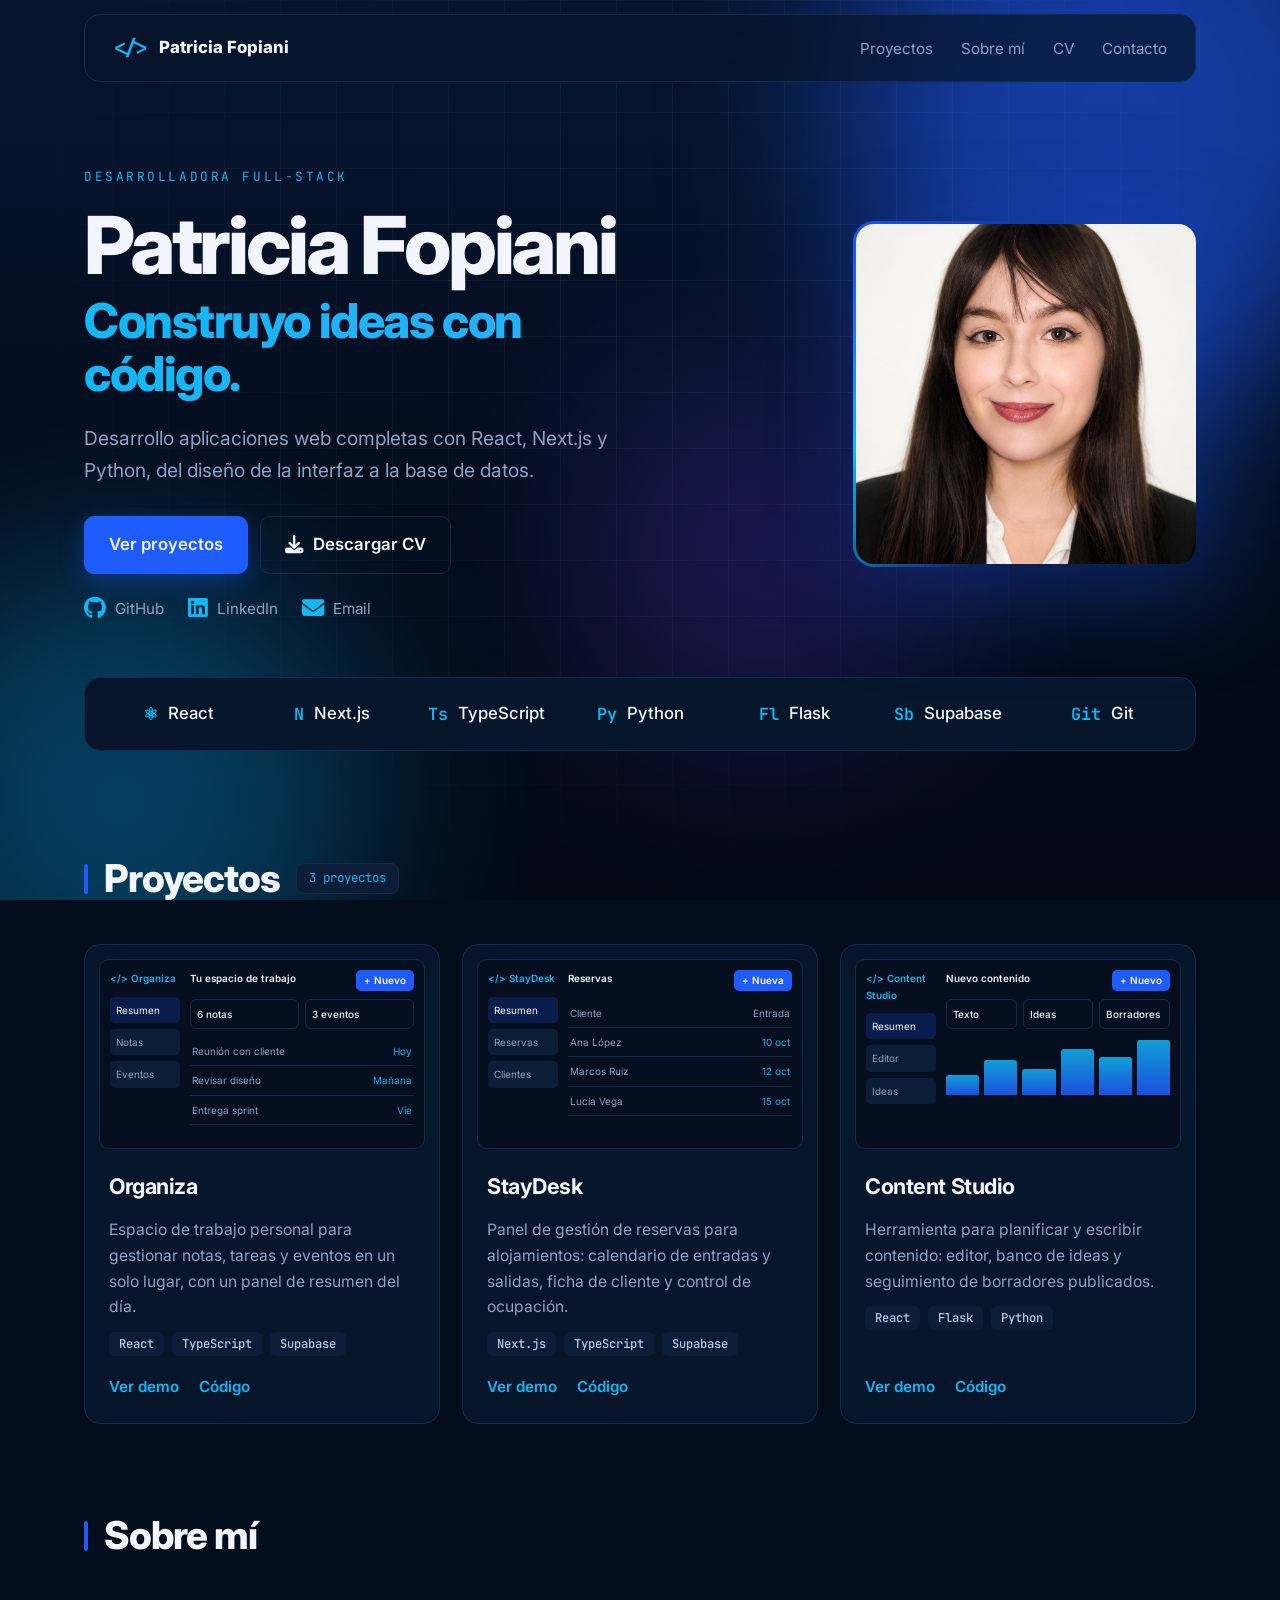
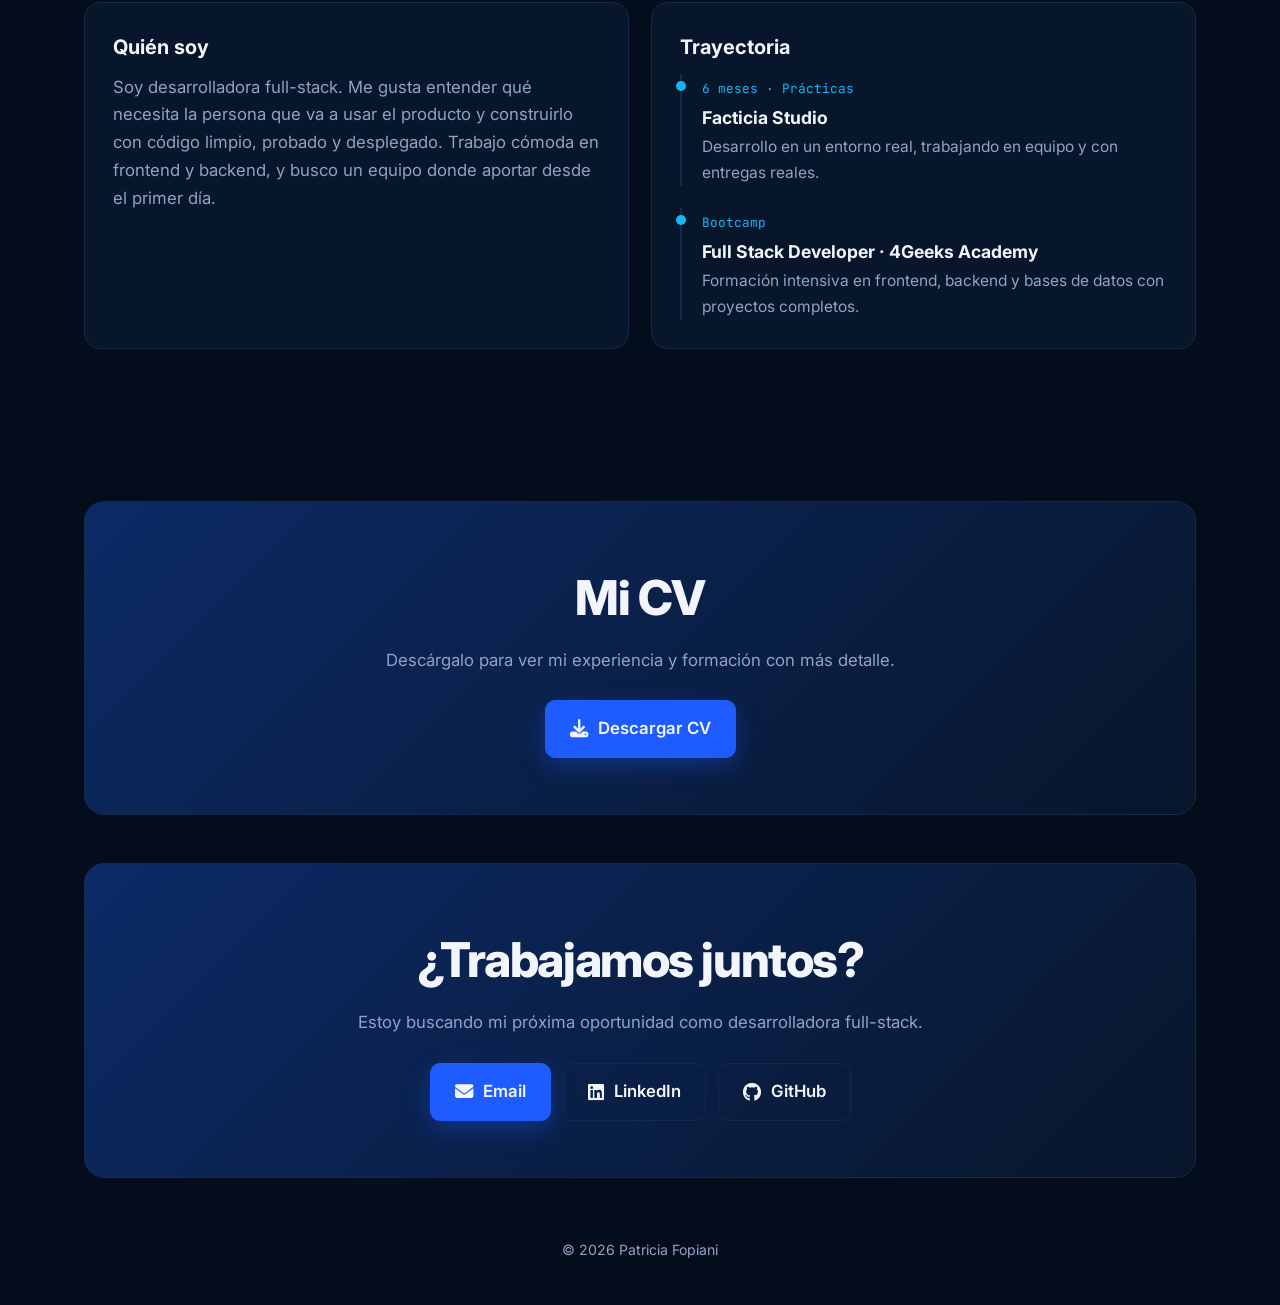
<file: index.html>
<!DOCTYPE html>
<html lang="es">
<head>
  <meta charset="utf-8">
  <meta name="viewport" content="width=device-width, initial-scale=1">

  <title>Patricia Fopiani · Desarrolladora Full-Stack</title>

  <meta name="description" content="Portfolio de Patricia Fopiani, desarrolladora full-stack con React, Next.js, TypeScript, Python y Flask.">

  <link rel="stylesheet" href="https://fonts.googleapis.com/css2?family=Inter:wght@400;500;600;800&family=JetBrains+Mono:wght@400;500&display=swap">

  <!-- Iconos de GitHub, LinkedIn y Email -->
  <link rel="stylesheet" href="https://cdnjs.cloudflare.com/ajax/libs/font-awesome/6.7.2/css/all.min.css">

<style>
:root {
  --bg: #040d1c;
  --panel: #08162b;
  --panel2: #0c1d38;
  --line: #17294a;
  --ink: #f2f6fc;
  --muted: #8fa3c2;
  --cy: #12b8f5;
  --bl: #1f5cff;
  --r: 16px;
}

* {
  box-sizing: border-box;
  margin: 0;
}

html {
  scroll-behavior: smooth;
  scroll-padding-top: 90px;
}

body {
  background: var(--bg);
  color: var(--ink);
  font: 400 1.05rem/1.65 Inter, system-ui, sans-serif;
}

a {
  color: inherit;
  text-decoration: none;
}

:focus-visible {
  outline: 3px solid var(--cy);
  outline-offset: 3px;
  border-radius: 8px;
}

.mono {
  font-family: "JetBrains Mono", monospace;
}

.wrap {
  max-width: 1160px;
  margin: 0 auto;
  padding: 0 24px;
}

/* NAVEGACIÓN */

.nav {
  position: sticky;
  top: 14px;
  z-index: 5;
  margin-top: 14px;
  display: flex;
  justify-content: space-between;
  align-items: center;
  padding: 16px 28px;
  background: #06142bb3;
  backdrop-filter: blur(12px);
  border: 1px solid var(--line);
  border-radius: var(--r);
}

.logo {
  display: flex;
  align-items: center;
  gap: 10px;
  font-weight: 800;
}

.logo b {
  color: var(--cy);
  font-family: "JetBrains Mono", monospace;
  font-size: 1.3rem;
}

.nav ul {
  display: flex;
  gap: 28px;
  list-style: none;
  padding: 0;
  font-size: .95rem;
  color: var(--muted);
}

.nav ul a:hover {
  color: var(--ink);
}

/* PRESENTACIÓN */

.hero {
  display: grid;
  grid-template-columns: 1.25fr 1fr;
  gap: 48px;
  align-items: center;
  padding: 84px 0 56px;
}

.tag {
  color: var(--cy);
  font-size: .8rem;
  letter-spacing: .2em;
  text-transform: uppercase;
}

.hero h1 {
  font-size: clamp(2.8rem, 7vw, 5rem);
  font-weight: 800;
  letter-spacing: -.04em;
  line-height: 1;
  margin: 18px 0 10px;
}

.hero h2 {
  font-size: clamp(1.8rem, 4.2vw, 3rem);
  font-weight: 800;
  letter-spacing: -.03em;
  line-height: 1.1;
  background: linear-gradient(90deg, var(--cy), #4aa3ff);
  background-size: 200% 100%;
  -webkit-background-clip: text;
  background-clip: text;
  color: transparent;
}

.hero p {
  color: var(--muted);
  font-size: 1.2rem;
  margin: 22px 0 30px;
  max-width: 44ch;
}

/* BOTONES */

.btns {
  display: flex;
  flex-wrap: wrap;
  gap: 12px;
}

.btn {
  display: inline-flex;
  align-items: center;
  justify-content: center;
  gap: 10px;
  padding: 14px 24px;
  border-radius: 10px;
  border: 1px solid var(--line);
  font-weight: 600;
  transition: transform .15s, border-color .15s;
}

.btn:hover {
  transform: translateY(-2px);
  border-color: var(--cy);
}

.btn.p {
  background: var(--bl);
  border-color: var(--bl);
  box-shadow: 0 8px 24px #1f5cff55;
}

.btn i {
  font-size: 1.15rem;
}

/* REDES SOCIALES */

.social {
  display: flex;
  flex-wrap: wrap;
  align-items: center;
  gap: 24px;
  margin-top: 22px;
}

.social a {
  display: inline-flex;
  align-items: center;
  gap: 9px;
  color: var(--muted);
  font-size: .95rem;
  transition: color .2s, transform .2s;
}

.social a i {
  font-size: 1.4rem;
  color: var(--cy);
}

.social a:hover {
  color: var(--ink);
  transform: translateY(-3px);
}

/* FOTO */

.photo {
  justify-self: end;
  width: 100%;
  max-width: 340px;
  aspect-ratio: 1;
  border-radius: 18px;
  position: relative;
  overflow: visible;
}

@property --a {
  syntax: "<angle>";
  inherits: false;
  initial-value: 0deg;
}

.photo:before {
  content: "";
  position: absolute;
  inset: -3px;
  border-radius: 21px;
  background: conic-gradient(
    from var(--a),
    transparent 0 55%,
    var(--cy),
    var(--bl),
    transparent
  );
  animation: spin 6s linear infinite;
}

.photo:after {
  content: "";
  position: absolute;
  inset: 8% -6% -8% 6%;
  z-index: -1;
  background: #1f5cff55;
  filter: blur(50px);
}

.photo img {
  position: relative;
  z-index: 1;
  width: 100%;
  height: 100%;
  object-fit: cover;
  display: block;
  border-radius: 18px;
}

/* TECNOLOGÍAS */

.stack {
  display: grid;
  grid-template-columns: repeat(auto-fit, minmax(130px, 1fr));
  gap: 12px;
  padding: 22px;
  background: var(--panel);
  border: 1px solid var(--line);
  border-radius: var(--r);
  margin-bottom: 24px;
}

.stack span {
  display: flex;
  align-items: center;
  justify-content: center;
  gap: 10px;
  font-weight: 500;
  transition: transform .2s, color .2s;
}

.stack span:hover {
  transform: translateY(-3px);
  color: var(--cy);
}

.stack i {
  font: 600 1.05rem "JetBrains Mono", monospace;
  color: var(--cy);
  font-style: normal;
}

/* SECCIONES */

section {
  padding: 72px 0 8px;
}

.h {
  display: flex;
  align-items: center;
  gap: 16px;
  margin-bottom: 34px;
}

.h:before {
  content: "";
  width: 4px;
  height: 30px;
  background: var(--bl);
  border-radius: 2px;
}

.h h2 {
  font-size: clamp(1.8rem, 3.6vw, 2.4rem);
  font-weight: 800;
  letter-spacing: -.03em;
}

.pill {
  font-size: .78rem;
  padding: 4px 12px;
  border: 1px solid var(--line);
  border-radius: 8px;
  color: var(--cy);
  background: var(--panel2);
}

/* PROYECTOS */

.grid {
  display: grid;
  grid-template-columns: repeat(auto-fit, minmax(320px, 1fr));
  gap: 22px;
}

.card {
  position: relative;
  overflow: hidden;
  background: var(--panel);
  border: 1px solid var(--line);
  border-radius: var(--r);
  padding: 14px;
  display: flex;
  flex-direction: column;
  transition: transform .3s, border-color .3s,
              box-shadow .3s, opacity .7s;
}

.card:before {
  content: "";
  position: absolute;
  inset: 0;
  pointer-events: none;
  opacity: 0;
  transition: opacity .25s;
  background: radial-gradient(
    300px circle at var(--mx, 50%) var(--my, 50%),
    #12b8f51f,
    transparent 70%
  );
}

.card:hover:before {
  opacity: 1;
}

.card:hover {
  transform: translateY(-6px);
  border-color: var(--cy);
  box-shadow: 0 20px 50px #0008;
}

.mock {
  display: grid;
  grid-template-columns: 70px 1fr;
  gap: 10px;
  background: #050f20;
  border: 1px solid var(--line);
  border-radius: 10px;
  padding: 10px;
  font-size: .62rem;
  color: var(--muted);
  height: 190px;
  overflow: hidden;
}

.mock .sb {
  display: flex;
  flex-direction: column;
  gap: 6px;
}

.mock .sb em {
  font-style: normal;
  color: var(--cy);
  font-weight: 600;
  margin-bottom: 4px;
}

.mock .sb s {
  text-decoration: none;
  padding: 5px 6px;
  border-radius: 5px;
  background: var(--panel2);
}

.mock .sb s:first-of-type {
  background: #1f5cff33;
  color: var(--ink);
}

.mock .top {
  display: flex;
  justify-content: space-between;
  color: var(--ink);
  font-weight: 600;
  margin-bottom: 8px;
}

.mock .top u {
  text-decoration: none;
  background: var(--bl);
  color: #fff;
  padding: 2px 8px;
  border-radius: 5px;
}

.kp {
  display: flex;
  gap: 6px;
  margin-bottom: 8px;
}

.kp b {
  flex: 1;
  padding: 6px;
  border: 1px solid var(--line);
  border-radius: 6px;
  color: var(--ink);
  font-weight: 500;
}

.row {
  display: flex;
  justify-content: space-between;
  padding: 6px 2px;
  border-bottom: 1px solid var(--line);
}

.row i {
  font-style: normal;
  color: var(--cy);
}

.bars {
  display: flex;
  align-items: flex-end;
  gap: 5px;
  height: 58px;
  margin-top: 6px;
}

.bars span {
  flex: 1;
  background: linear-gradient(var(--cy), var(--bl));
  border-radius: 3px 3px 0 0;
  opacity: .85;
}

.body {
  padding: 20px 10px 10px;
  display: flex;
  flex-direction: column;
  gap: 12px;
  flex: 1;
}

.body h3 {
  font-size: 1.35rem;
  letter-spacing: -.02em;
}

.body p {
  color: var(--muted);
  font-size: .98rem;
}

.chips {
  display: flex;
  flex-wrap: wrap;
  gap: 8px;
  list-style: none;
  padding: 0;
}

.chips li {
  font: 500 .76rem "JetBrains Mono", monospace;
  padding: 4px 10px;
  border-radius: 6px;
  background: var(--panel2);
  color: #b9cbea;
}

.links {
  display: flex;
  gap: 20px;
  margin-top: auto;
  padding-top: 6px;
  font-weight: 600;
  font-size: .95rem;
}

.links a {
  color: var(--cy);
}

.links a:hover {
  text-decoration: underline;
}

/* SOBRE MÍ */

.two {
  display: grid;
  grid-template-columns: 1fr 1fr;
  gap: 22px;
}

.box {
  background: var(--panel);
  border: 1px solid var(--line);
  border-radius: var(--r);
  padding: 28px;
}

.box h3 {
  font-size: 1.25rem;
  margin-bottom: 10px;
}

.box p {
  color: var(--muted);
}

.tl {
  list-style: none;
  padding: 0;
  display: grid;
  gap: 22px;
}

.tl li {
  padding-left: 20px;
  border-left: 2px solid var(--line);
  position: relative;
}

.tl li:before {
  content: "";
  position: absolute;
  left: -6px;
  top: 7px;
  width: 10px;
  height: 10px;
  border-radius: 50%;
  background: var(--cy);
}

.tl time {
  font-size: .8rem;
  color: var(--cy);
}

.tl h4 {
  font-size: 1.1rem;
  margin: 2px 0;
}

.tl p {
  color: var(--muted);
  font-size: .97rem;
}

/* CV Y CONTACTO */

.cta {
  margin: 72px 0 32px;
  padding: 56px 36px;
  text-align: center;
  border: 1px solid var(--line);
  border-radius: 20px;
  background: linear-gradient(135deg, #0c2a66, #08162b);
}

.cta h2 {
  font-size: clamp(1.9rem, 4.4vw, 3rem);
  font-weight: 800;
  letter-spacing: -.03em;
  margin-bottom: 10px;
}

.cta p {
  color: var(--muted);
  margin-bottom: 26px;
}

.cta .btns {
  justify-content: center;
}

footer {
  padding: 20px 0 44px;
  color: var(--muted);
  font-size: .88rem;
  text-align: center;
}

/* FONDO ANIMADO */

.bg {
  position: fixed;
  inset: 0;
  z-index: -1;
  overflow: hidden;
  pointer-events: none;
  background: linear-gradient(
    180deg,
    #061530 0%,
    #040d1c 55%,
    #030a16 100%
  );
}

.bg i {
  position: absolute;
  border-radius: 50%;
  filter: blur(90px);
  opacity: .55;
}

.bg i:nth-child(1) {
  width: 560px;
  height: 560px;
  background: #1f5cff;
  top: -160px;
  right: -120px;
  animation: d1 22s ease-in-out infinite alternate;
}

.bg i:nth-child(2) {
  width: 480px;
  height: 480px;
  background: #0a8fd0;
  bottom: -140px;
  left: -120px;
  opacity: .38;
  animation: d2 26s ease-in-out infinite alternate;
}

.bg i:nth-child(3) {
  width: 380px;
  height: 380px;
  background: #5b3df5;
  top: 40%;
  left: 45%;
  opacity: .22;
  animation: d3 30s ease-in-out infinite alternate;
}

.bg:after {
  content: "";
  position: absolute;
  inset: 0;
  background-image:
    linear-gradient(#ffffff0d 1px, transparent 1px),
    linear-gradient(90deg, #ffffff0d 1px, transparent 1px);
  background-size: 56px 56px;
  -webkit-mask-image: radial-gradient(
    ellipse at 50% 30%, #000 10%, transparent 75%
  );
  mask-image: radial-gradient(
    ellipse at 50% 30%, #000 10%, transparent 75%
  );
}

/* BARRA DE PROGRESO */

.prog {
  position: fixed;
  top: 0;
  left: 0;
  height: 3px;
  width: 100%;
  transform-origin: 0 50%;
  transform: scaleX(0);
  background: linear-gradient(90deg, var(--cy), var(--bl));
  z-index: 10;
}

/* ANIMACIONES */

@keyframes d1 {
  to { transform: translate(-120px, 160px); }
}

@keyframes d2 {
  to { transform: translate(160px, -120px); }
}

@keyframes d3 {
  to { transform: translate(-200px, -80px); }
}

@keyframes spin {
  to { --a: 360deg; }
}

@keyframes up {
  from {
    opacity: 0;
    transform: translateY(24px);
  }
  to {
    opacity: 1;
    transform: none;
  }
}

@keyframes sh {
  to { background-position: 100% 0; }
}

.hero .tag,
.hero h1,
.hero h2,
.hero p,
.hero .btns,
.hero .social,
.photo {
  animation: up .8s cubic-bezier(.2,.7,.2,1) both;
}

.hero h1 { animation-delay: .1s; }
.hero h2 { animation-delay: .22s; }
.hero p { animation-delay: .34s; }
.hero .btns { animation-delay: .46s; }
.hero .social { animation-delay: .56s; }
.photo { animation-delay: .3s; }

.hero h2 {
  animation:
    up .8s .22s cubic-bezier(.2,.7,.2,1) both,
    sh 6s 1s ease-in-out infinite alternate;
}

.js .rv {
  opacity: 0;
  transform: translateY(28px);
  transition:
    opacity .7s ease,
    transform .7s cubic-bezier(.2,.7,.2,1);
  transition-delay: var(--d, 0s);
}

.js .rv.in {
  opacity: 1;
  transform: none;
}

/* RESPONSIVE */

@media (max-width: 820px) {
  .hero {
    grid-template-columns: 1fr;
    padding-top: 48px;
  }

  .photo {
    justify-self: start;
    order: -1;
    max-width: 260px;
  }

  .two {
    grid-template-columns: 1fr;
  }

  .nav ul {
    gap: 14px;
    font-size: .85rem;
  }

  .nav {
    padding: 14px 16px;
  }

  .logo span {
    display: none;
  }
}

@media (max-width: 480px) {
  .wrap {
    padding: 0 16px;
  }

  .nav ul {
    gap: 10px;
    font-size: .76rem;
  }

  .grid {
    grid-template-columns: minmax(0, 1fr);
  }

  .social {
    gap: 18px;
  }

  .cta {
    padding: 36px 20px;
  }
}

@media (prefers-reduced-motion: reduce) {
  html {
    scroll-behavior: auto;
  }

  .bg i,
  .photo:before,
  .hero * {
    animation: none !important;
  }

  .js .rv {
    opacity: 1;
    transform: none;
    transition: none;
  }

  .card,
  .card:hover {
    transform: none;
  }

  .btn {
    transition: none;
  }
}
</style>
</head>

<body>

<div class="bg" aria-hidden="true">
  <i></i><i></i><i></i>
</div>

<div class="prog" aria-hidden="true"></div>

<div class="wrap">

<header class="nav">
  <a class="logo" href="#top">
    <b>&lt;/&gt;</b>
    <span>Patricia Fopiani</span>
  </a>

  <nav aria-label="Principal">
    <ul>
      <li><a href="#proyectos">Proyectos</a></li>
      <li><a href="#sobre-mi">Sobre mí</a></li>
      <li><a href="#cv">CV</a></li>
      <li><a href="#contacto">Contacto</a></li>
    </ul>
  </nav>
</header>

<main id="top">

<!-- PRESENTACIÓN -->

<div class="hero">
  <div>
    <div class="tag mono">Desarrolladora full-stack</div>

    <h1>Patricia Fopiani</h1>

    <h2>Construyo ideas con código.</h2>

    <p>
      Desarrollo aplicaciones web completas con React,
      Next.js y Python, del diseño de la interfaz
      a la base de datos.
    </p>

    <div class="btns">
      <a class="btn p" href="#proyectos">
        Ver proyectos
      </a>

      <a class="btn" href="CV/CV-Patricia-Fopiani.pdf" download>
        <i class="fa-solid fa-download" aria-hidden="true"></i>
        Descargar CV
      </a>
    </div>

    <!-- REDES SOCIALES CORREGIDAS -->

    <div class="social">

      <a href="https://github.com/PatriciaFR2517"
         target="_blank"
         rel="noopener noreferrer">
        <i class="fa-brands fa-github" aria-hidden="true"></i>
        GitHub
      </a>

      <a href="https://www.linkedin.com/in/patricia-fopiani-rom%C3%A1n-66a415218/"
         target="_blank"
         rel="noopener noreferrer">
        <i class="fa-brands fa-linkedin" aria-hidden="true"></i>
        LinkedIn
      </a>

      <a href="mailto:patrifr2517@gmail.com">
        <i class="fa-solid fa-envelope" aria-hidden="true"></i>
        Email
      </a>

    </div>
  </div>

  <!-- FOTO: CONSERVA AQUÍ TU IMG ORIGINAL CON BASE64 -->
  <div class="photo">
    <img src="foto-patricia.jpg"
         alt="Retrato de Patricia Fopiani">
  </div>

</div>

<!-- TECNOLOGÍAS -->

<div class="stack" aria-label="Tecnologías">
  <span><i>⚛</i>React</span>
  <span><i>N</i>Next.js</span>
  <span><i>Ts</i>TypeScript</span>
  <span><i>Py</i>Python</span>
  <span><i>Fl</i>Flask</span>
  <span><i>Sb</i>Supabase</span>
  <span><i>Git</i>Git</span>
</div>

<!-- PROYECTOS -->

<section id="proyectos">

  <div class="h">
    <h2>Proyectos</h2>
    <span class="pill mono">3 proyectos</span>
  </div>

  <div class="grid">

    <!-- ORGANIZA -->

    <article class="card">
      <div class="mock" aria-hidden="true">
        <div class="sb">
          <em>&lt;/&gt; Organiza</em>
          <s>Resumen</s>
          <s>Notas</s>
          <s>Eventos</s>
        </div>

        <div>
          <div class="top">
            Tu espacio de trabajo <u>+ Nuevo</u>
          </div>

          <div class="kp">
            <b>6 notas</b>
            <b>3 eventos</b>
          </div>

          <div class="row">
            Reunión con cliente <i>Hoy</i>
          </div>

          <div class="row">
            Revisar diseño <i>Mañana</i>
          </div>

          <div class="row">
            Entrega sprint <i>Vie</i>
          </div>
        </div>
      </div>

      <div class="body">
        <h3>Organiza</h3>

        <p>
          Espacio de trabajo personal para gestionar
          notas, tareas y eventos en un solo lugar,
          con un panel de resumen del día.
        </p>

        <ul class="chips">
          <li>React</li>
          <li>TypeScript</li>
          <li>Supabase</li>
        </ul>

        <div class="links">
          <a href="PROYECTOS/organiza.html">Ver demo</a>

          <a href="https://github.com/PatriciaFR2517/Organiza"
             target="_blank" rel="noopener noreferrer">
            Código
          </a>
        </div>
      </div>
    </article>

    <!-- STAYDESK -->

    <article class="card">
      <div class="mock" aria-hidden="true">
        <div class="sb">
          <em>&lt;/&gt; StayDesk</em>
          <s>Resumen</s>
          <s>Reservas</s>
          <s>Clientes</s>
        </div>

        <div>
          <div class="top">
            Reservas <u>+ Nueva</u>
          </div>

          <div class="row">
            <span>Cliente</span>
            <span>Entrada</span>
          </div>

          <div class="row">
            Ana López <i>10 oct</i>
          </div>

          <div class="row">
            Marcos Ruiz <i>12 oct</i>
          </div>

          <div class="row">
            Lucía Vega <i>15 oct</i>
          </div>
        </div>
      </div>

      <div class="body">
        <h3>StayDesk</h3>

        <p>
          Panel de gestión de reservas para alojamientos:
          calendario de entradas y salidas, ficha de
          cliente y control de ocupación.
        </p>

        <ul class="chips">
          <li>Next.js</li>
          <li>TypeScript</li>
          <li>Supabase</li>
        </ul>

        <div class="links">
          <a href="PROYECTOS/staydesk.html">Ver demo</a>

          <a href="https://github.com/PatriciaFR2517/PatriciaFR2517.github.io/blob/main/PROYECTOS/staydesk.html"
             target="_blank" rel="noopener noreferrer">
            Código
          </a>
        </div>
      </div>
    </article>

    <!-- CONTENT STUDIO -->

    <article class="card">
      <div class="mock" aria-hidden="true">
        <div class="sb">
          <em>&lt;/&gt; Content Studio</em>
          <s>Resumen</s>
          <s>Editor</s>
          <s>Ideas</s>
        </div>

        <div>
          <div class="top">
            Nuevo contenido <u>+ Nuevo</u>
          </div>

          <div class="kp">
            <b>Texto</b>
            <b>Ideas</b>
            <b>Borradores</b>
          </div>

          <div class="bars">
            <span style="height:35%"></span>
            <span style="height:60%"></span>
            <span style="height:45%"></span>
            <span style="height:80%"></span>
            <span style="height:65%"></span>
            <span style="height:95%"></span>
          </div>
        </div>
      </div>

      <div class="body">
        <h3>Content Studio</h3>

        <p>
          Herramienta para planificar y escribir contenido:
          editor, banco de ideas y seguimiento de
          borradores publicados.
        </p>

        <ul class="chips">
          <li>React</li>
          <li>Flask</li>
          <li>Python</li>
        </ul>

        <div class="links">
          <a href="PROYECTOS/content-studio.html">Ver demo</a>

          <a href="https://github.com/PatriciaFR2517/PatriciaFR2517.github.io/blob/main/PROYECTOS/content-studio.html"
             target="_blank" rel="noopener noreferrer">
            Código
          </a>
        </div>
      </div>
    </article>

  </div>
</section>

<!-- SOBRE MÍ -->

<section id="sobre-mi">

  <div class="h">
    <h2>Sobre mí</h2>
  </div>

  <div class="two">

    <div class="box">
      <h3>Quién soy</h3>

      <p>
        Soy desarrolladora full-stack. Me gusta entender
        qué necesita la persona que va a usar el producto
        y construirlo con código limpio, probado y
        desplegado. Trabajo cómoda en frontend y backend,
        y busco un equipo donde aportar desde el primer día.
      </p>
    </div>

    <div class="box">
      <h3>Trayectoria</h3>

      <ul class="tl">
        <li>
          <time class="mono">6 meses · Prácticas</time>
          <h4>Facticia Studio</h4>
          <p>
            Desarrollo en un entorno real, trabajando
            en equipo y con entregas reales.
          </p>
        </li>

        <li>
          <time class="mono">Bootcamp</time>
          <h4>Full Stack Developer · 4Geeks Academy</h4>
          <p>
            Formación intensiva en frontend, backend
            y bases de datos con proyectos completos.
          </p>
        </li>
      </ul>
    </div>

  </div>
</section>

<!-- CURRÍCULUM -->

<section id="cv">
  <div class="cta">

    <h2>Mi CV</h2>

    <p>
      Descárgalo para ver mi experiencia y
      formación con más detalle.
    </p>

    <div class="btns">
      <a class="btn p"
         href="CV/CV-Patricia-Fopiani.pdf"
         download>
        <i class="fa-solid fa-download" aria-hidden="true"></i>
        Descargar CV
      </a>
    </div>

  </div>
</section>

<!-- CONTACTO -->

<section id="contacto" style="padding-top:8px">
  <div class="cta" style="margin-top:0">

    <h2>¿Trabajamos juntos?</h2>

    <p>
      Estoy buscando mi próxima oportunidad
      como desarrolladora full-stack.
    </p>

    <div class="btns">

      <a class="btn p"
         href="mailto:patrifr2517@gmail.com">
        <i class="fa-solid fa-envelope" aria-hidden="true"></i>
        Email
      </a>

      <a class="btn"
         href="https://www.linkedin.com/in/patricia-fopiani-rom%C3%A1n-66a415218/"
         target="_blank"
         rel="noopener noreferrer">
        <i class="fa-brands fa-linkedin" aria-hidden="true"></i>
        LinkedIn
      </a>

      <a class="btn"
         href="https://github.com/PatriciaFR2517"
         target="_blank"
         rel="noopener noreferrer">
        <i class="fa-brands fa-github" aria-hidden="true"></i>
        GitHub
      </a>

    </div>

  </div>
</section>

</main>

<footer>
  © 2026 Patricia Fopiani
</footer>

</div>

<!-- JAVASCRIPT -->

<script>
(function() {
  var d = document;
  var r = d.documentElement;

  r.classList.add('js');

  var els = d.querySelectorAll(
    '.stack, section .h, .card, .box, .cta'
  );

  els.forEach(function(e, i) {
    e.classList.add('rv');
    e.style.setProperty('--d', (i % 3) * .12 + 's');
  });

  if ('IntersectionObserver' in window) {
    var o = new IntersectionObserver(function(a) {
      a.forEach(function(x) {
        if (x.isIntersecting) {
          x.target.classList.add('in');
          o.unobserve(x.target);
        }
      });
    }, { threshold: .12 });

    els.forEach(function(e) {
      o.observe(e);
    });
  } else {
    els.forEach(function(e) {
      e.classList.add('in');
    });
  }

  var p = d.querySelector('.prog');

  addEventListener('scroll', function() {
    var h = r.scrollHeight - innerHeight;
    p.style.transform = 'scaleX(' +
      (h > 0 ? scrollY / h : 0) + ')';
  }, { passive: true });

  d.querySelectorAll('.card').forEach(function(c) {
    c.addEventListener('pointermove', function(e) {
      var b = c.getBoundingClientRect();

      c.style.setProperty(
        '--mx',
        e.clientX - b.left + 'px'
      );

      c.style.setProperty(
        '--my',
        e.clientY - b.top + 'px'
      );
    });
  });
})();
</script>

</body>
</html>
</file>
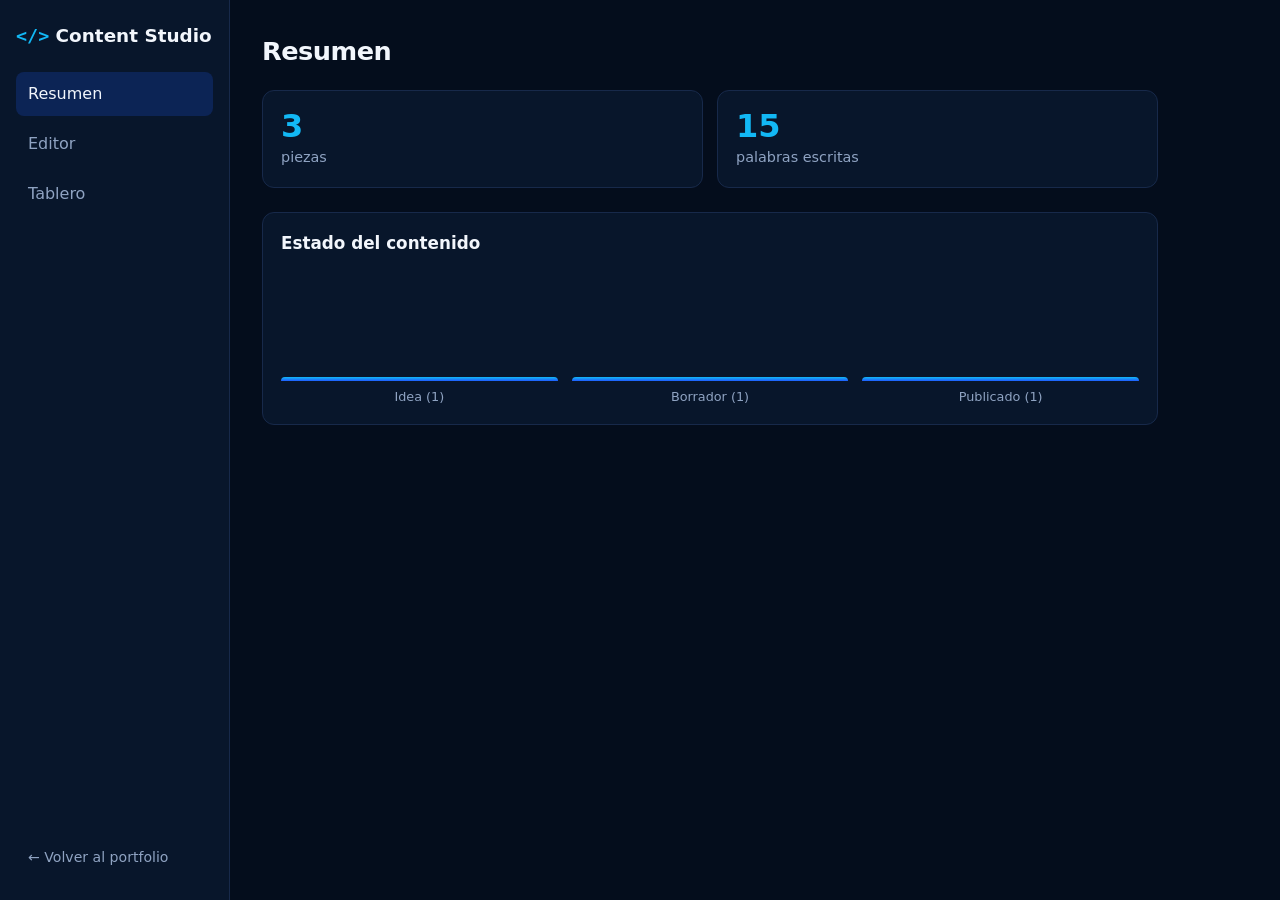
<file: PROYECTOS/content-studio.html>
<!DOCTYPE html><html lang="es"><head><meta charset="utf-8"><meta name="viewport" content="width=device-width,initial-scale=1"><title>Content Studio · Planifica tu contenido</title><link rel="stylesheet" href="app.css"></head><body>
<aside><h1><b>&lt;/&gt;</b> Content Studio</h1><button data-v="r">Resumen</button><button data-v="e">Editor</button><button data-v="t">Tablero</button><a class="back" href="../index.html#proyectos">← Volver al portfolio</a></aside>
<main id="m"></main><script src="app.js"></script><script>
const S=['Idea','Borrador','Publicado'];
const C=store('cs-c',[{id:'1',t:'Qué aprendí en mi bootcamp',x:'Seis meses de proyectos, errores y mucho código.',s:'Publicado'},{id:'2',t:'Guía para tu primer despliegue',x:'Pasos para publicar una app con Flask.',s:'Borrador'},{id:'3',t:'React vs Next.js',x:'',s:'Idea'}]);
const words=t=>(t.trim()?t.trim().split(/\s+/).length:0);
mount({
r:()=>{const n=S.map(s=>C.get().filter(c=>c.s===s).length),mx=Math.max(...n,1);
return `<h2>Resumen</h2><div class="cards"><div class="card"><b>${C.get().length}</b><span>piezas</span></div><div class="card"><b>${C.get().reduce((a,c)=>a+words(c.x),0)}</b><span>palabras escritas</span></div></div><div class="box"><h3>Estado del contenido</h3><div class="bars">${S.map((s,i)=>`<div><i style="height:${n[i]/mx*100}%"></i>${s} (${n[i]})</div>`).join('')}</div></div>`},
e:()=>`<h2>Nuevo contenido</h2><form data-act="add"><input name="t" placeholder="Título" required><select name="s" aria-label="Estado">${S.map(s=>`<option ${s==='Borrador'?'selected':''}>${s}</option>`).join('')}</select><textarea name="x" placeholder="Escribe aquí tu texto o apunta la idea"></textarea><button class="btn">Guardar</button></form>`,
t:()=>`<h2>Tablero</h2><div class="cols">${S.map((s,i)=>`<div><h3>${s}</h3>${C.get().filter(c=>c.s===s).map(c=>`<div class="item" style="display:block"><b>${esc(c.t)}</b><p>${esc(c.x.slice(0,90))}</p><div style="display:flex;gap:6px;margin-top:10px">${i>0?`<button class="btn g" data-act="mv" data-id="${c.id}" data-to="${S[i-1]}">← ${S[i-1]}</button>`:''}${i<2?`<button class="btn g" data-act="mv" data-id="${c.id}" data-to="${S[i+1]}">${S[i+1]} →</button>`:''}<button class="btn g" data-act="del" data-id="${c.id}">Borrar</button></div></div>`).join('')||'<p class="mu">Vacío</p>'}</div>`).join('')}</div>`
},{add:d=>{C.set([{id:uid(),t:d.t,x:d.x,s:d.s},...C.get()]);return 't'},mv:d=>C.set(C.get().map(c=>c.id===d.id?{...c,s:d.to}:c)),del:d=>C.set(C.get().filter(c=>c.id!==d.id))});
</script></body></html>
</file>
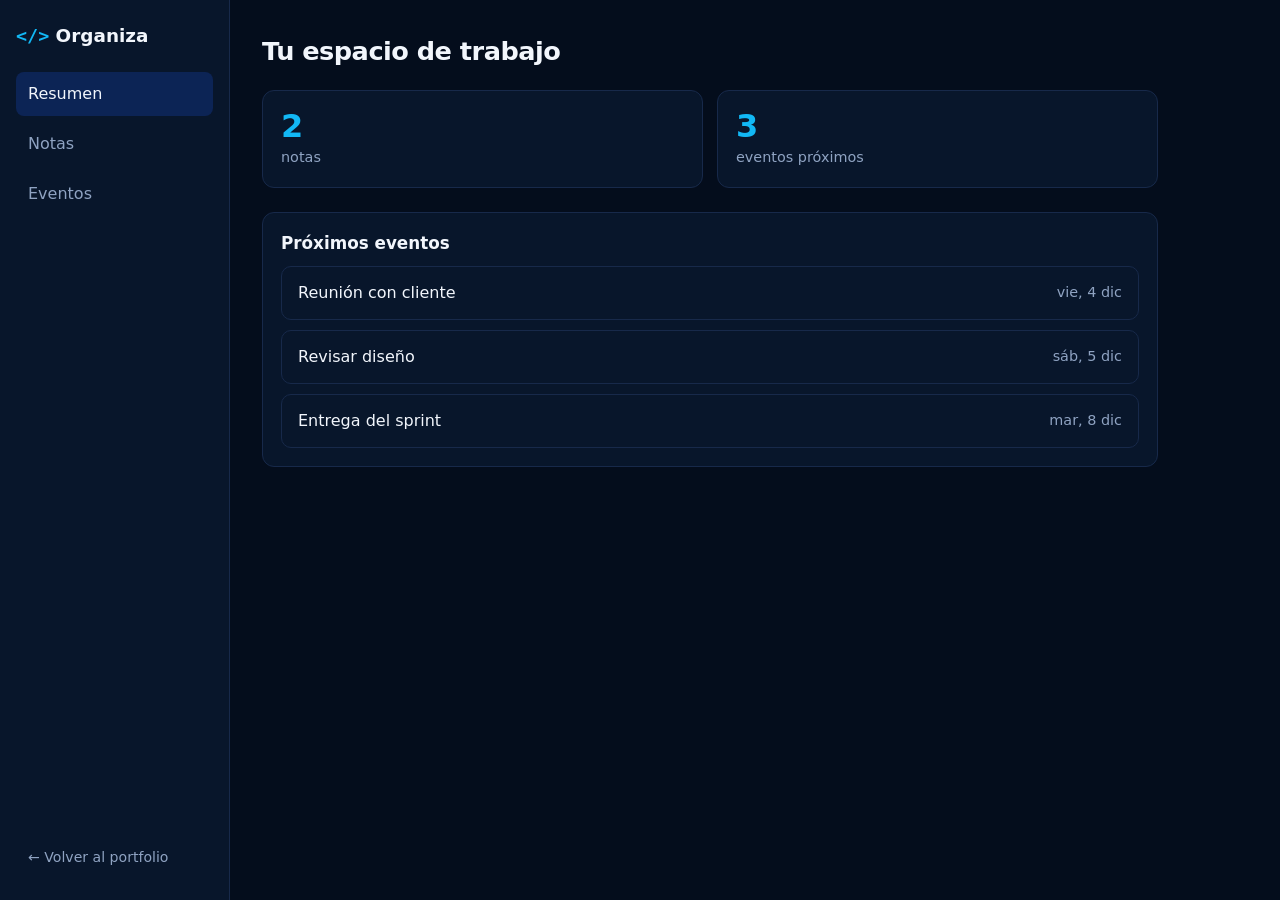
<file: PROYECTOS/organiza.html>
<!DOCTYPE html><html lang="es"><head><meta charset="utf-8"><meta name="viewport" content="width=device-width,initial-scale=1"><title>Organiza · Espacio de trabajo</title><link rel="stylesheet" href="app.css"></head><body>
<aside><h1><b>&lt;/&gt;</b> Organiza</h1><button data-v="r">Resumen</button><button data-v="n">Notas</button><button data-v="e">Eventos</button><a class="back" href="../index.html#proyectos">← Volver al portfolio</a></aside>
<main id="m"></main><script src="app.js"></script><script>
const N=store('org-n',[{id:'1',t:'Ideas para el sprint',x:'Revisar el diseño del panel y priorizar las tareas.'},{id:'2',t:'Pendiente',x:'Enviar el CV a tres empresas.'}]);
const E=store('org-e',[{id:'1',t:'Reunión con cliente',d:iso(0)},{id:'2',t:'Revisar diseño',d:iso(1)},{id:'3',t:'Entrega del sprint',d:iso(4)}]);
const fmt=d=>new Date(d+'T00:00').toLocaleDateString('es-ES',{weekday:'short',day:'numeric',month:'short'});
const up=()=>E.get().filter(e=>e.d>=iso()).sort((a,b)=>a.d.localeCompare(b.d));
mount({
r:()=>`<h2>Tu espacio de trabajo</h2><div class="cards"><div class="card"><b>${N.get().length}</b><span>notas</span></div><div class="card"><b>${up().length}</b><span>eventos próximos</span></div></div><div class="box"><h3>Próximos eventos</h3><div class="list">${up().slice(0,3).map(e=>`<div class="item"><span>${esc(e.t)}</span><span class="mu">${fmt(e.d)}</span></div>`).join('')||'<p class="mu">No tienes eventos próximos. Crea uno en Eventos.</p>'}</div></div>`,
n:()=>`<h2>Notas</h2><form data-act="addN"><input name="t" placeholder="Título" required><textarea name="x" placeholder="Escribe tu nota"></textarea><button class="btn">Guardar nota</button></form><div class="list">${N.get().map(n=>`<div class="item"><div><h3>${esc(n.t)}</h3><p>${esc(n.x)}</p></div><button class="btn g" data-act="delN" data-id="${n.id}">Borrar</button></div>`).join('')||'<p class="mu">Aún no hay notas. Escribe la primera.</p>'}</div>`,
e:()=>`<h2>Eventos</h2><form data-act="addE"><input name="t" placeholder="Evento" required><input name="d" type="date" value="${iso()}" required><button class="btn">Añadir evento</button></form><div class="list">${[...E.get()].sort((a,b)=>a.d.localeCompare(b.d)).map(e=>`<div class="item"><span>${esc(e.t)} <span class="mu">· ${fmt(e.d)}</span></span><button class="btn g" data-act="delE" data-id="${e.id}">Borrar</button></div>`).join('')||'<p class="mu">Sin eventos.</p>'}</div>`
},{addN:d=>N.set([{id:uid(),t:d.t,x:d.x},...N.get()]),delN:d=>N.set(N.get().filter(n=>n.id!==d.id)),addE:d=>E.set([...E.get(),{id:uid(),t:d.t,d:d.d}]),delE:d=>E.set(E.get().filter(e=>e.id!==d.id))});
</script></body></html>
</file>
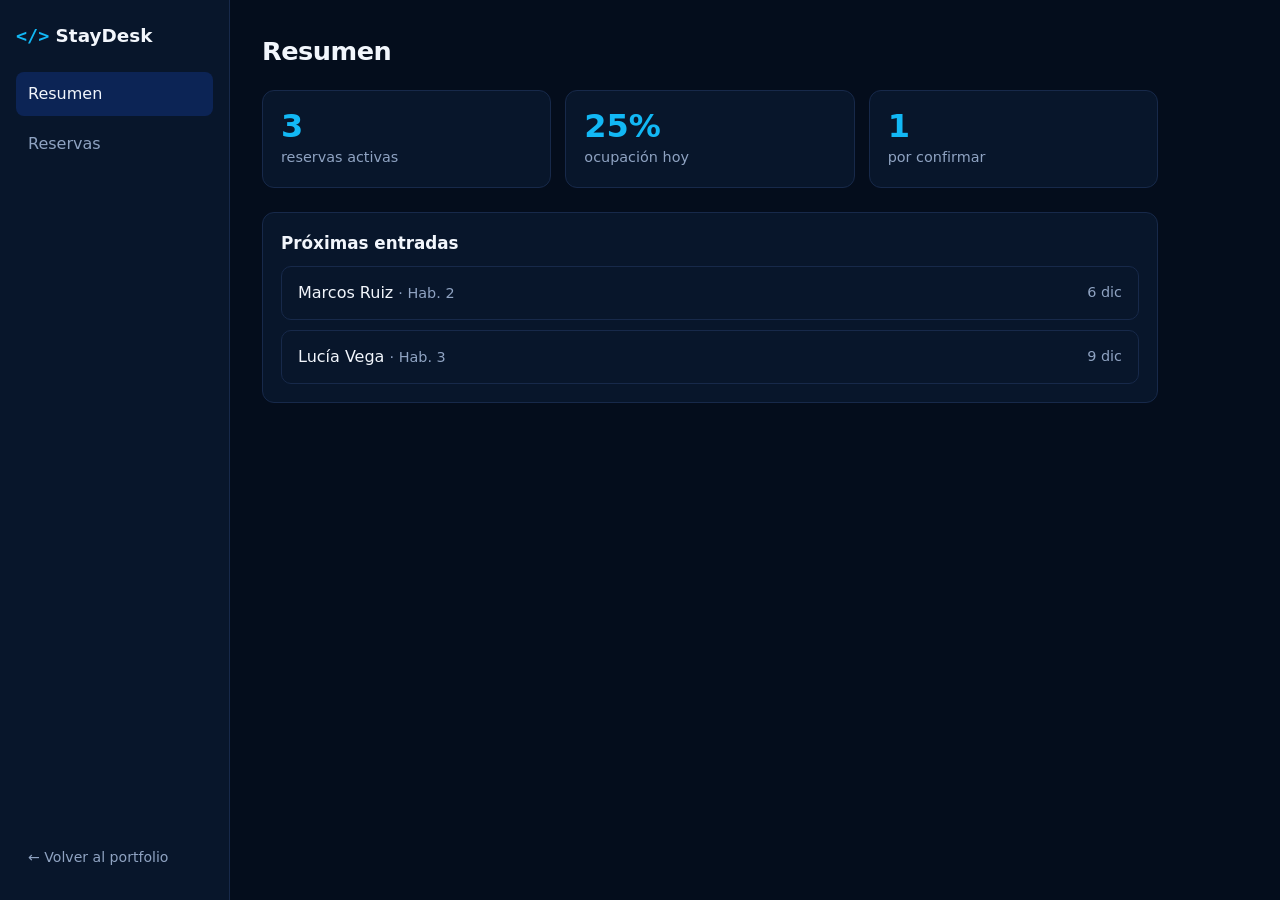
<file: PROYECTOS/staydesk.html>
<!DOCTYPE html><html lang="es"><head><meta charset="utf-8"><meta name="viewport" content="width=device-width,initial-scale=1"><title>StayDesk · Gestión de reservas</title><link rel="stylesheet" href="app.css"></head><body>
<aside><h1><b>&lt;/&gt;</b> StayDesk</h1><button data-v="r">Resumen</button><button data-v="b">Reservas</button><a class="back" href="../index.html#proyectos">← Volver al portfolio</a></aside>
<main id="m"></main><script src="app.js"></script><script>
const ROOMS=['Hab. 1','Hab. 2','Hab. 3','Hab. 4'],ST=['Pendiente','Confirmada','Cancelada'];
const B=store('sd-b',[{id:'1',c:'Ana López',h:'Hab. 1',a:iso(-1),b:iso(2),s:'Confirmada'},{id:'2',c:'Marcos Ruiz',h:'Hab. 2',a:iso(2),b:iso(5),s:'Pendiente'},{id:'3',c:'Lucía Vega',h:'Hab. 3',a:iso(5),b:iso(9),s:'Confirmada'}]);
let err='';
const act=()=>B.get().filter(r=>r.s!=='Cancelada');
const fmt=d=>new Date(d+'T00:00').toLocaleDateString('es-ES',{day:'numeric',month:'short'});
mount({
r:()=>{const t=iso(),occ=new Set(act().filter(r=>r.a<=t&&r.b>t).map(r=>r.h)).size,nx=act().filter(r=>r.a>=t).sort((a,b)=>a.a.localeCompare(b.a)).slice(0,4);
return `<h2>Resumen</h2><div class="cards"><div class="card"><b>${act().length}</b><span>reservas activas</span></div><div class="card"><b>${Math.round(occ/ROOMS.length*100)}%</b><span>ocupación hoy</span></div><div class="card"><b>${B.get().filter(r=>r.s==='Pendiente').length}</b><span>por confirmar</span></div></div><div class="box"><h3>Próximas entradas</h3><div class="list">${nx.map(r=>`<div class="item"><span>${esc(r.c)} <span class="mu">· ${r.h}</span></span><span class="mu">${fmt(r.a)}</span></div>`).join('')||'<p class="mu">No hay entradas próximas.</p>'}</div></div>`},
b:()=>`<h2>Reservas</h2>${err?`<p class="err" role="alert">${err}</p>`:''}<form data-act="add"><input name="c" placeholder="Cliente" required><select name="h" aria-label="Habitación">${ROOMS.map(h=>`<option>${h}</option>`).join('')}</select><input name="a" type="date" value="${iso()}" aria-label="Entrada" required><input name="b" type="date" value="${iso(1)}" aria-label="Salida" required><button class="btn">+ Nueva reserva</button></form><div class="tw"><table><tr><th>Cliente</th><th>Habitación</th><th>Entrada</th><th>Salida</th><th>Estado</th><th></th></tr>${[...B.get()].sort((x,y)=>x.a.localeCompare(y.a)).map(r=>`<tr><td>${esc(r.c)}</td><td>${r.h}</td><td>${fmt(r.a)}</td><td>${fmt(r.b)}</td><td><button class="tag ${r.s==='Confirmada'?'ok':r.s==='Cancelada'?'no':''}" data-act="st" data-id="${r.id}" title="Cambiar estado">${r.s}</button></td><td><button class="btn g" data-act="del" data-id="${r.id}">Borrar</button></td></tr>`).join('')}</table></div>`
},{add:d=>{err='';if(d.b<=d.a){err='La salida debe ser posterior a la entrada.';return}
if(act().some(r=>r.h===d.h&&d.a<r.b&&d.b>r.a)){err=d.h+' ya está reservada en esas fechas.';return}
B.set([...B.get(),{id:uid(),c:d.c,h:d.h,a:d.a,b:d.b,s:'Pendiente'}])},
st:d=>B.set(B.get().map(r=>r.id===d.id?{...r,s:ST[(ST.indexOf(r.s)+1)%3]}:r)),del:d=>B.set(B.get().filter(r=>r.id!==d.id))});
</script></body></html>
</file>
<file: PROYECTOS/app.css>
:root{--bg:#040d1c;--p:#08162b;--p2:#0c1d38;--l:#17294a;--ink:#f2f6fc;--mu:#8fa3c2;--cy:#12b8f5;--bl:#1f5cff;--rd:#ff6b7a;--gr:#3ddc97}
*{box-sizing:border-box;margin:0}
body{background:var(--bg);color:var(--ink);font:400 1rem/1.5 Inter,system-ui,sans-serif;min-height:100vh;display:grid;grid-template-columns:230px 1fr}
:focus-visible{outline:3px solid var(--cy);outline-offset:2px}
aside{background:var(--p);border-right:1px solid var(--l);padding:22px 16px;display:flex;flex-direction:column;gap:6px;position:sticky;top:0;height:100vh}
aside h1{font-size:1.15rem;margin-bottom:16px}aside h1 b{color:var(--cy);font-family:ui-monospace,monospace}
aside button,.back{background:none;border:0;color:var(--mu);text-align:left;padding:10px 12px;border-radius:8px;font:inherit;cursor:pointer;text-decoration:none}
aside button.on{background:#1f5cff33;color:var(--ink)}aside button:hover{color:var(--ink)}
.back{margin-top:auto;font-size:.88rem}
main{padding:32px;max-width:960px;width:100%}
h2{font-size:1.6rem;letter-spacing:-.02em;margin-bottom:20px}h3{font-size:1.05rem;margin-bottom:10px}
.cards{display:grid;grid-template-columns:repeat(auto-fit,minmax(170px,1fr));gap:14px;margin-bottom:24px}
.card,.box{background:var(--p);border:1px solid var(--l);border-radius:12px;padding:18px}
.card b{display:block;font-size:2rem;color:var(--cy);line-height:1.1}.card span,.mu{color:var(--mu);font-size:.9rem}
form{display:flex;flex-wrap:wrap;gap:10px;margin-bottom:22px}
input,textarea,select{background:var(--p2);border:1px solid var(--l);color:var(--ink);border-radius:8px;padding:10px 12px;font:inherit;flex:1;min-width:150px}
textarea{min-height:120px;width:100%;flex-basis:100%}
.btn{background:var(--bl);color:#fff;border:0;border-radius:8px;padding:10px 18px;font:600 .95rem inherit;font-family:inherit;cursor:pointer}
.btn.g{background:none;border:1px solid var(--l);color:var(--mu);padding:5px 10px;font-weight:500}.btn.g:hover{color:var(--ink);border-color:var(--cy)}
.list{display:grid;gap:10px}
.item{display:flex;justify-content:space-between;gap:14px;align-items:center;background:var(--p);border:1px solid var(--l);border-radius:10px;padding:14px 16px}
.item p{color:var(--mu);font-size:.92rem;white-space:pre-wrap}
.err{color:var(--rd);margin-bottom:12px}
.tag{font-size:.75rem;padding:3px 10px;border-radius:20px;background:var(--p2);border:1px solid var(--l);cursor:pointer;color:var(--ink);font-family:inherit}
.ok{color:var(--gr)}.no{color:var(--rd)}
.cols{display:grid;grid-template-columns:repeat(3,1fr);gap:14px}.cols>div{background:var(--p);border:1px solid var(--l);border-radius:12px;padding:14px;display:grid;gap:10px;align-content:start}
.bars{display:flex;align-items:flex-end;gap:14px;height:140px}.bars div{flex:1;text-align:center;font-size:.8rem;color:var(--mu)}.bars i{display:block;background:linear-gradient(var(--cy),var(--bl));border-radius:5px 5px 0 0;margin-bottom:6px;min-height:4px}
table{width:100%;border-collapse:collapse}th,td{text-align:left;padding:10px;border-bottom:1px solid var(--l);font-size:.92rem}th{color:var(--mu);font-weight:500}
.tw{overflow-x:auto}
@media(max-width:760px){body{grid-template-columns:1fr}aside{position:static;height:auto;flex-direction:row;flex-wrap:wrap}aside h1{width:100%;margin:0}.back{margin:0}main{padding:20px}.cols{grid-template-columns:1fr}}
</file>
